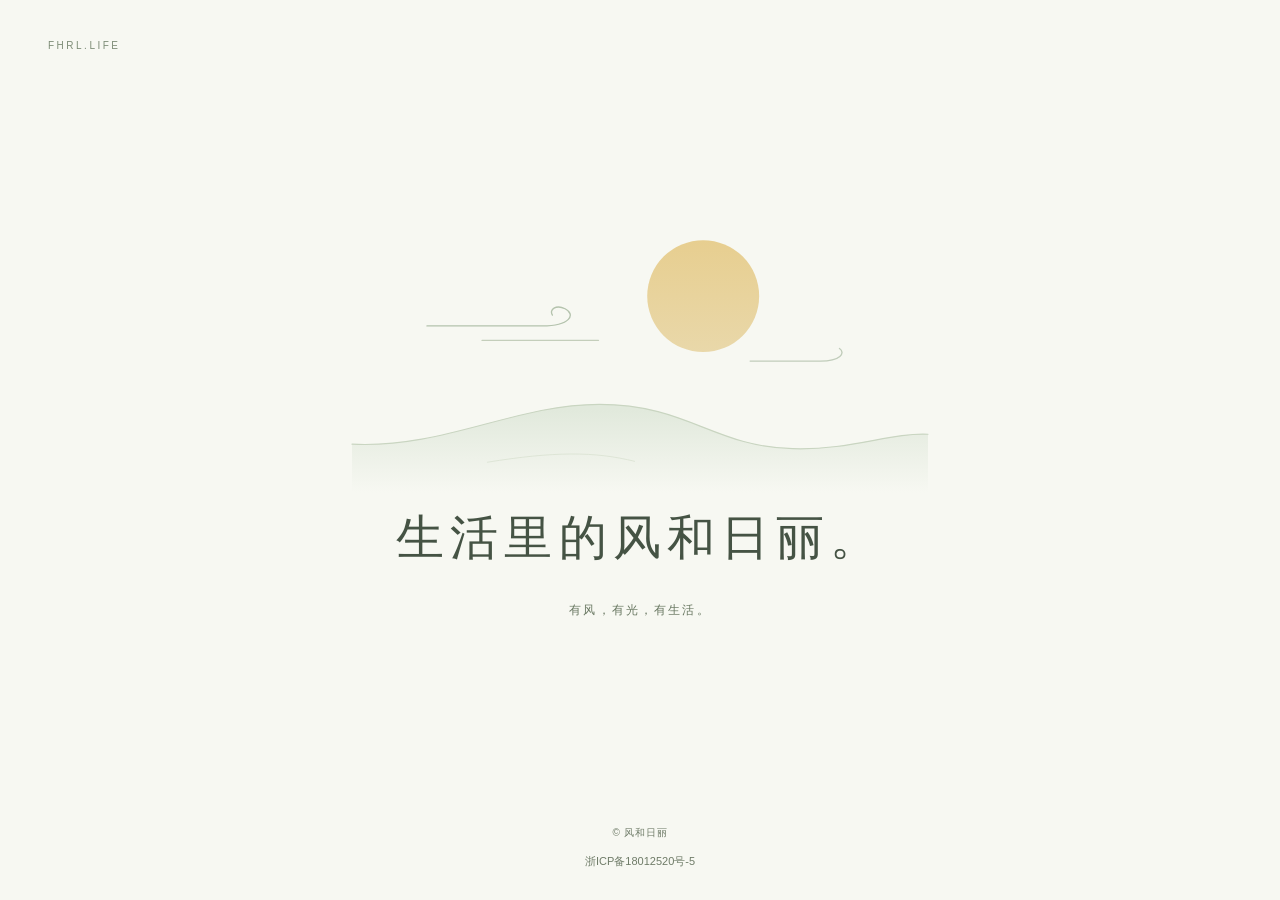
<file: index.html>
<!doctype html>
<html lang="zh-CN">
<head>
  <meta charset="utf-8">
  <meta name="viewport" content="width=device-width, initial-scale=1">
  <meta name="description" content="生活里的风和日丽。">
  <meta name="theme-color" content="#f7f8f2">
  <title>风和日丽的生活</title>
  <link rel="icon" type="image/svg+xml" href="/favicon.svg">
  <link rel="stylesheet" href="/home.css">
</head>
<body>
  <header class="masthead"><span>FHRL.LIFE</span></header>
  <main>
    <div class="landscape" aria-hidden="true">
      <svg viewBox="0 0 720 330" fill="none" xmlns="http://www.w3.org/2000/svg">
        <defs>
          <linearGradient id="sunlight" x1="430" y1="47" x2="430" y2="177" gradientUnits="userSpaceOnUse"><stop stop-color="#e7ce8f"/><stop offset="1" stop-color="#e9d8aa"/></linearGradient>
          <linearGradient id="hill" x1="360" y1="238" x2="360" y2="330" gradientUnits="userSpaceOnUse"><stop stop-color="#e1e9dc"/><stop offset="1" stop-color="#f7f8f2"/></linearGradient>
        </defs>
        <circle cx="430" cy="112" r="62" fill="url(#sunlight)"/>
        <path d="M124 145H252C283 145 289 132 277 126C267 121 259 127 263 133" stroke="#b4c3ad" stroke-width="1.5" stroke-linecap="round"/>
        <path d="M185 161H314" stroke="#c4cebb" stroke-width="1.5" stroke-linecap="round"/>
        <path d="M482 184H560C582 184 588 175 581 170" stroke="#c1cdbb" stroke-width="1.5" stroke-linecap="round"/>
        <path d="M41 276C144 281 220 232 315 232C413 232 442 279 529 281C593 283 638 263 679 265V330H41V276Z" fill="url(#hill)"/>
        <path d="M41 276C144 281 220 232 315 232C413 232 442 279 529 281C593 283 638 263 679 265" stroke="#c9d5c1" stroke-width="1.3" stroke-linecap="round"/>
        <path d="M191 296C265 284 310 284 354 295" stroke="#dce4d4" stroke-linecap="round"/>
      </svg>
    </div>
    <h1>生活里的<span>风和日丽。</span></h1>
    <p>有风，有光，有生活。</p>
  </main>
  <footer>
    <small>© 风和日丽</small>
    <a href="https://beian.miit.gov.cn/" target="_blank" rel="noopener noreferrer">浙ICP备18012520号-5</a>
    <!-- 公安联网备案获批后，在此加入该网站的官方展示代码与图标。 -->
  </footer>
</body>
</html>
</file>
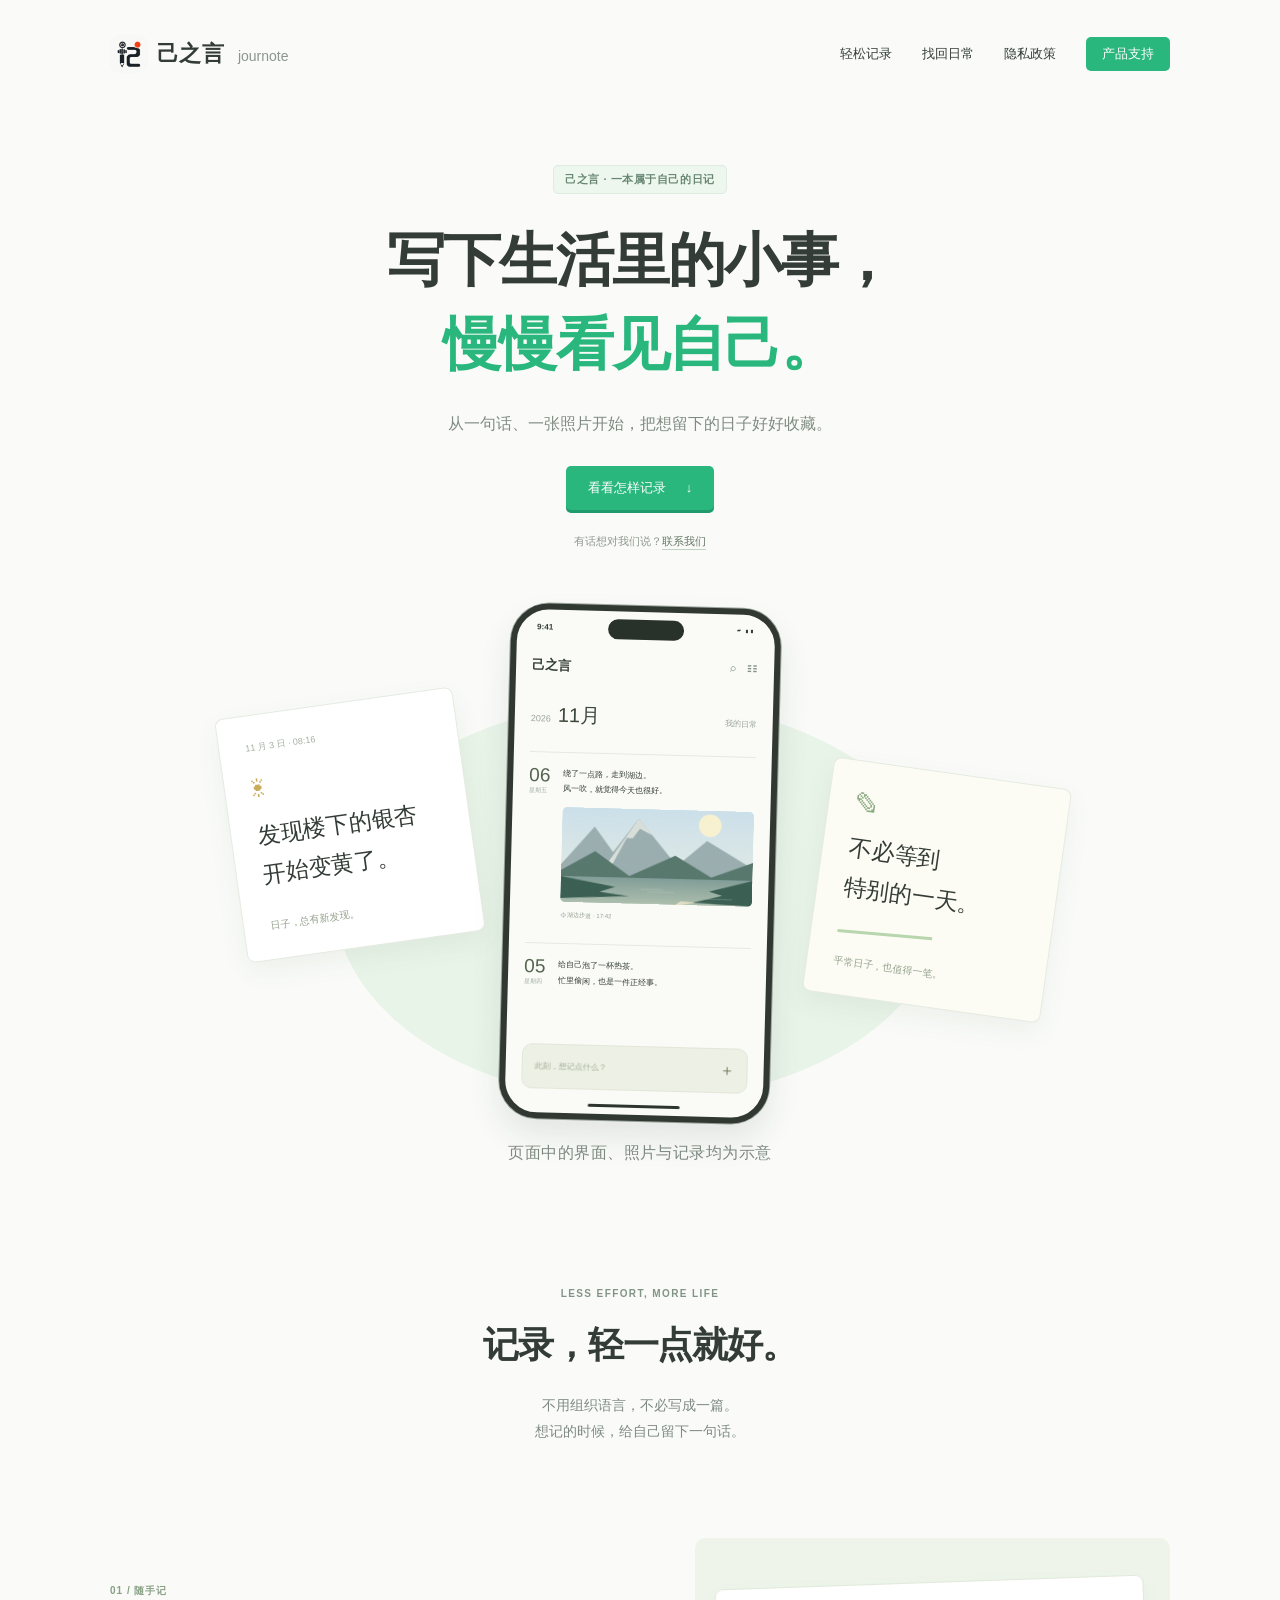
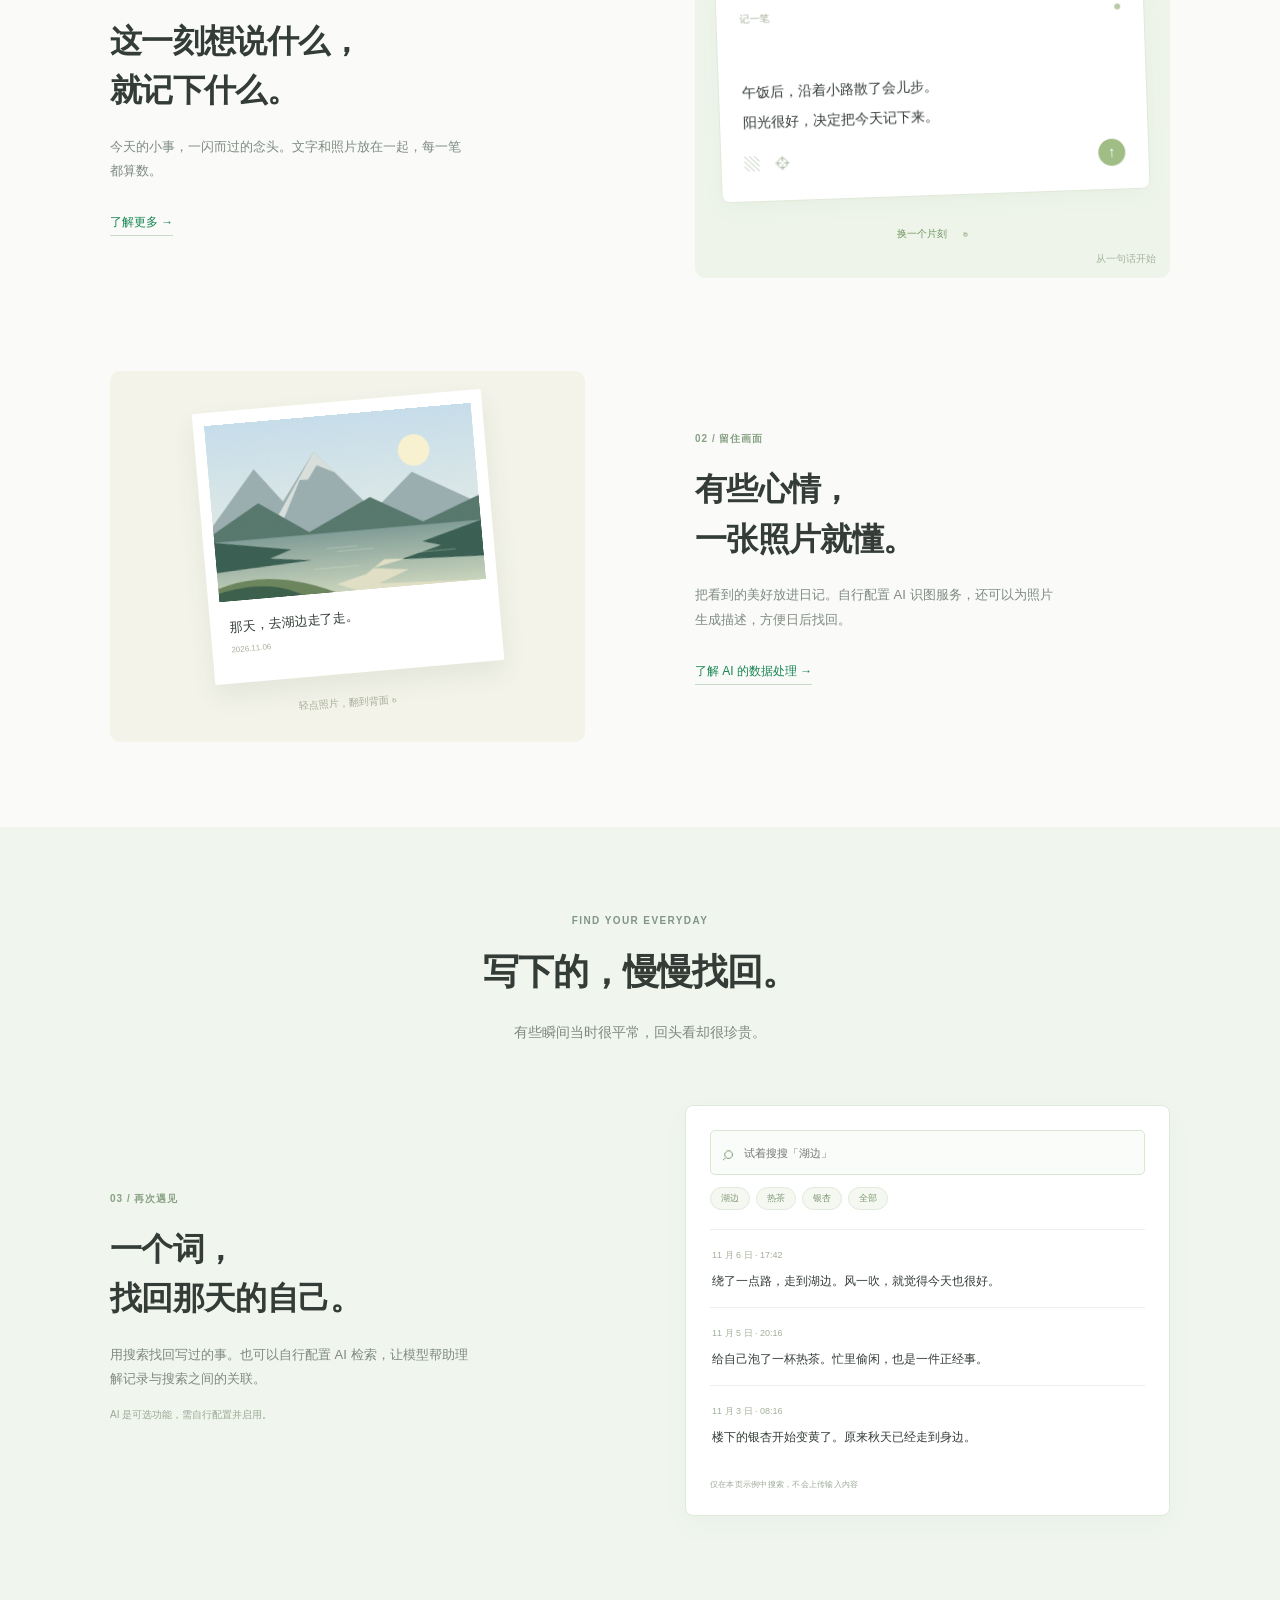
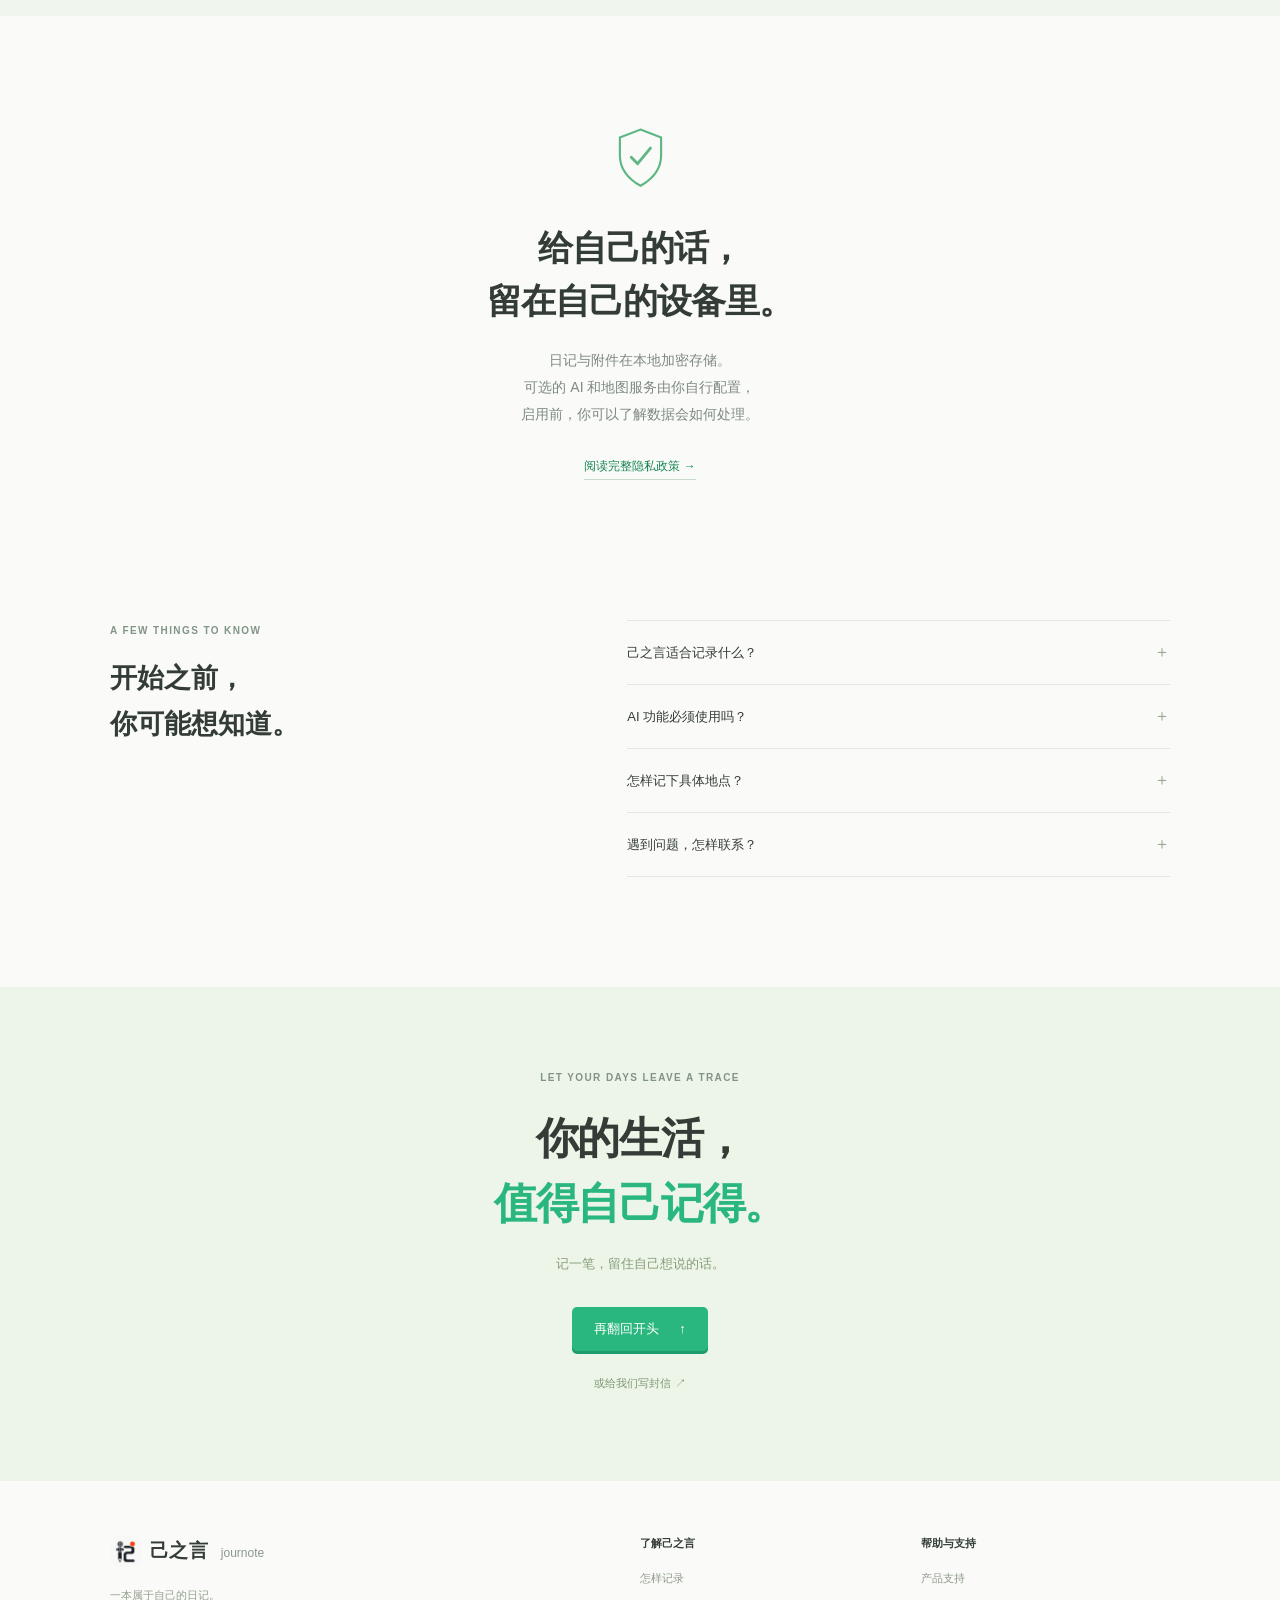
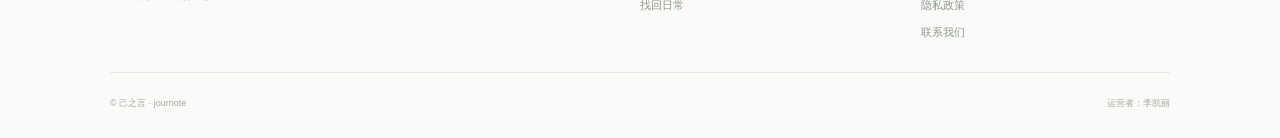
<file: journote/index.html>
<!doctype html>
<html lang="zh-CN">
  <head>
    <meta charset="utf-8" />
    <meta name="viewport" content="width=device-width,initial-scale=1" />
    <meta
      name="description"
      content="己之言日记，轻松记录文字、照片与地点，慢慢找回生活里的小事。"
    />
    <meta name="theme-color" content="#fafbf9" />
    <title>己之言 · 写下生活，慢慢看见自己</title>
    <link rel="icon" href="/assets/journote-icon.png" />
    <link rel="stylesheet" href="/journote/design.css" />
    <script src="/journote/site.js" defer></script>
  </head>
  <body id="top">
    <header class="site-header container">
      <a class="logo" href="/journote/"
        ><img src="/assets/journote-icon.png" alt="" /><span
          >己之言 <small>journote</small></span
        ></a
      ><button
        class="menu-toggle"
        aria-expanded="false"
        aria-controls="navigation"
      >
        菜单 ☰
      </button>
      <nav id="navigation" aria-label="主导航">
        <a href="#write">轻松记录</a><a href="#review">找回日常</a
        ><a href="/journote/privacy/">隐私政策</a
        ><a class="nav-button" href="/journote/support/">产品支持</a>
      </nav>
    </header>
    <main>
      <section class="hero container">
        <span class="eyebrow">己之言 · 一本属于自己的日记</span>
        <h1>写下生活里的小事，<br /><em>慢慢看见自己。</em></h1>
        <p>
          从一句话、一张照片开始，<br
            class="mobile-only"
          />把想留下的日子好好收藏。
        </p>
        <a class="button green" href="#write">看看怎样记录 <span>↓</span></a>
        <div class="hero-link">
          有话想对我们说？<a href="/journote/support/">联系我们</a>
        </div>
        <div class="hero-product" aria-label="日记界面示意">
          <article class="float-note left-note">
            <span class="note-date">11 月 3 日 · 08:16</span
            ><span class="note-emoji">☀</span>
            <p>发现楼下的银杏<br />开始变黄了。</p>
            <span class="note-foot">日子，总有新发现。</span>
          </article>
          <div class="phone">
            <div class="phone-island"></div>
            <div class="phone-status">9:41 <span>▰ ▮▮</span></div>
            <div class="phone-body">
              <div class="app-top">
                <strong>己之言</strong><span>⌕　☷</span>
              </div>
              <div class="app-date">
                2026 <strong>11月</strong><span>我的日常</span>
              </div>
              <article class="app-entry">
                <time>06 <small>星期五</small></time>
                <div>
                  <p>绕了一点路，走到湖边。<br />风一吹，就觉得今天也很好。</p>
                  <img
                    src="/journote/assets/landscape.svg"
                    alt="日记中的远山湖面插画"
                  /><span class="location">⌖ 湖边步道 · 17:42</span>
                </div>
              </article>
              <article class="app-entry">
                <time>05 <small>星期四</small></time>
                <div>
                  <p>给自己泡了一杯热茶。<br />忙里偷闲，也是一件正经事。</p>
                </div>
              </article>
              <div class="app-compose">此刻，想记点什么？<span>＋</span></div>
            </div>
            <div class="home-indicator"></div>
          </div>
          <article class="float-note right-note">
            <span class="note-emoji">✎</span>
            <p>不必等到<br />特别的一天。</p>
            <div class="green-line"></div>
            <span class="note-foot">平常日子，也值得一笔。</span>
          </article>
        </div>
        <p class="demo-caption">页面中的界面、照片与记录均为示意</p>
      </section>
      <section class="section container" id="write">
        <div class="section-intro">
          <span class="eyebrow">LESS EFFORT, MORE LIFE</span>
          <h2>记录，轻一点就好。</h2>
          <p>
            不用组织语言，不必写成一篇。<br />想记的时候，给自己留下一句话。
          </p>
        </div>
        <div class="feature-row">
          <div class="feature-copy">
            <span class="feature-number">01 / 随手记</span>
            <h3>这一刻想说什么，<br />就记下什么。</h3>
            <p>
              今天的小事，一闪而过的念头。文字和照片放在一起，每一笔都算数。
            </p>
            <a class="text-link" href="/journote/support/">了解更多 →</a>
          </div>
          <div class="composer-scene">
            <div class="composer">
              <div class="composer-top">
                <span>记一笔</span><span class="compose-dot"></span>
              </div>
              <p class="sample-text" aria-live="polite">
                午饭后，沿着小路散了会儿步。<br />阳光很好，决定把今天记下来。
              </p>
              <div class="composer-bottom">
                <span>▧　⌖</span
                ><span class="compose-send" aria-hidden="true">↑</span>
              </div>
            </div>
            <button class="change-sample">换一个片刻 <span>↻</span></button
            ><span class="scene-label">从一句话开始</span>
          </div>
        </div>
        <div class="feature-row reverse">
          <div class="feature-copy">
            <span class="feature-number">02 / 留住画面</span>
            <h3>有些心情，<br />一张照片就懂。</h3>
            <p>
              把看到的美好放进日记。自行配置 AI
              识图服务，还可以为照片生成描述，方便日后找回。
            </p>
            <a class="text-link" href="/journote/privacy/#third-party"
              >了解 AI 的数据处理 →</a
            >
          </div>
          <div class="photo-scene">
            <button
              class="postcard"
              aria-label="翻到照片背面"
              aria-pressed="false"
            >
              <span class="postcard-front"
                ><img
                  src="/journote/assets/landscape.svg"
                  alt="湖边风景插画"
                /><span
                  >那天，去湖边走了走。<small>2026.11.06</small></span
                ></span
              ><span class="postcard-back"
                ><span class="mini-label">照片背面 / AI 识图示意</span
                ><span class="back-spark">✳</span
                ><strong>远山、湖面，<br />还有傍晚的光。</strong
                ><span>平静的湖水倒映着山色，水边的小路通向远方。</span></span
              >
            </button>
            <p>轻点照片，翻到背面 ↻</p>
          </div>
        </div>
      </section>
      <section class="review-section" id="review">
        <div class="container">
          <div class="section-intro">
            <span class="eyebrow">FIND YOUR EVERYDAY</span>
            <h2>写下的，慢慢找回。</h2>
            <p>有些瞬间当时很平常，回头看却很珍贵。</p>
          </div>
          <div class="feature-row">
            <div class="feature-copy">
              <span class="feature-number">03 / 再次遇见</span>
              <h3>一个词，<br />找回那天的自己。</h3>
              <p>
                用搜索找回写过的事。也可以自行配置 AI
                检索，让模型帮助理解记录与搜索之间的关联。
              </p>
              <p class="service-note">AI 是可选功能，需自行配置并启用。</p>
            </div>
            <div class="search-demo">
              <label class="search-field"
                ><span aria-hidden="true">⌕</span
                ><span class="sr-only">搜索示例记录</span
                ><input type="search" placeholder="试着搜搜「湖边」"
              /></label>
              <div class="search-suggestions">
                <button data-query="湖边">湖边</button
                ><button data-query="热茶">热茶</button
                ><button data-query="银杏">银杏</button
                ><button data-query="">全部</button>
              </div>
              <div class="search-results" aria-live="polite"></div>
              <span class="demo-caption"
                >仅在本页示例中搜索，不会上传输入内容</span
              >
            </div>
          </div>
        </div>
      </section>
      <section class="section container privacy-section">
        <div class="privacy-mark" aria-hidden="true">
          <svg viewBox="0 0 80 90" fill="none">
            <path
              d="M40 5 69 16v25c0 20-13 34-29 43C24 75 11 61 11 41V16Z"
              stroke="currentColor"
              stroke-width="3"
            />
            <path
              d="m27 44 9 9 18-22"
              stroke="currentColor"
              stroke-width="4"
              stroke-linecap="round"
              stroke-linejoin="round"
            />
          </svg>
        </div>
        <h2>给自己的话，<br />留在自己的设备里。</h2>
        <p>
          日记与附件在本地加密存储。<br />可选的 AI 和地图服务由你自行配置，<br />启用前，你可以了解数据会如何处理。
        </p>
        <a class="text-link" href="/journote/privacy/">阅读完整隐私政策 →</a>
      </section>
      <section class="faq container">
        <div>
          <span class="eyebrow">A FEW THINGS TO KNOW</span>
          <h2>开始之前，<br />你可能想知道。</h2>
        </div>
        <div class="faq-list">
          <details>
            <summary>己之言适合记录什么？<span>＋</span></summary>
            <p>
              一句感受、一张照片、当天发生的小事，或想留给自己的话。你可以把文字和照片一起保存在记录中。
            </p>
          </details>
          <details>
            <summary>AI 功能必须使用吗？<span>＋</span></summary>
            <p>
              AI
              识图与检索属于可选功能，需要你自行填写模型服务配置并启用。普通文字与照片记录可以独立使用。相关数据处理方式见<a
                href="/journote/privacy/"
                >隐私政策</a
              >。
            </p>
          </details>
          <details>
            <summary>怎样记下具体地点？<span>＋</span></summary>
            <p>
              获得系统位置授权后，记录可以保存坐标；在应用中自行配置并启用高德地图服务后，可补充地点名称。
            </p>
          </details>
          <details>
            <summary>遇到问题，怎样联系？<span>＋</span></summary>
            <p>
              请发送邮件至
              <a href="mailto:journote@163.com">journote@163.com</a>，或查看<a
                href="/journote/support/"
                >产品支持页面</a
              >。
            </p>
          </details>
        </div>
      </section>
      <section class="ending">
        <div class="container">
          <span class="eyebrow">LET YOUR DAYS LEAVE A TRACE</span>
          <h2>你的生活，<br /><em>值得自己记得。</em></h2>
          <p>记一笔，留住自己想说的话。</p>
          <a class="button green" href="#top">再翻回开头 <span>↑</span></a
          ><a class="ending-contact" href="mailto:journote@163.com"
            >或给我们写封信 ↗</a
          >
        </div>
      </section>
    </main>
    <footer class="site-footer container">
      <div class="footer-brand">
        <a class="logo" href="/journote/"
          ><img src="/assets/journote-icon.png" alt="" /><span
            >己之言 <small>journote</small></span
          ></a
        >
        <p>一本属于自己的日记。</p>
      </div>
      <div>
        <strong>了解己之言</strong><a href="#write">怎样记录</a
        ><a href="#review">找回日常</a>
      </div>
      <div>
        <strong>帮助与支持</strong><a href="/journote/support/">产品支持</a
        ><a href="/journote/privacy/">隐私政策</a
        ><a href="mailto:journote@163.com">联系我们</a>
      </div>
      <div class="footer-bottom">
        <span>© 己之言 · journote</span><span>运营者：李凯丽</span>
      </div>
    </footer>
  </body>
</html>
</file>
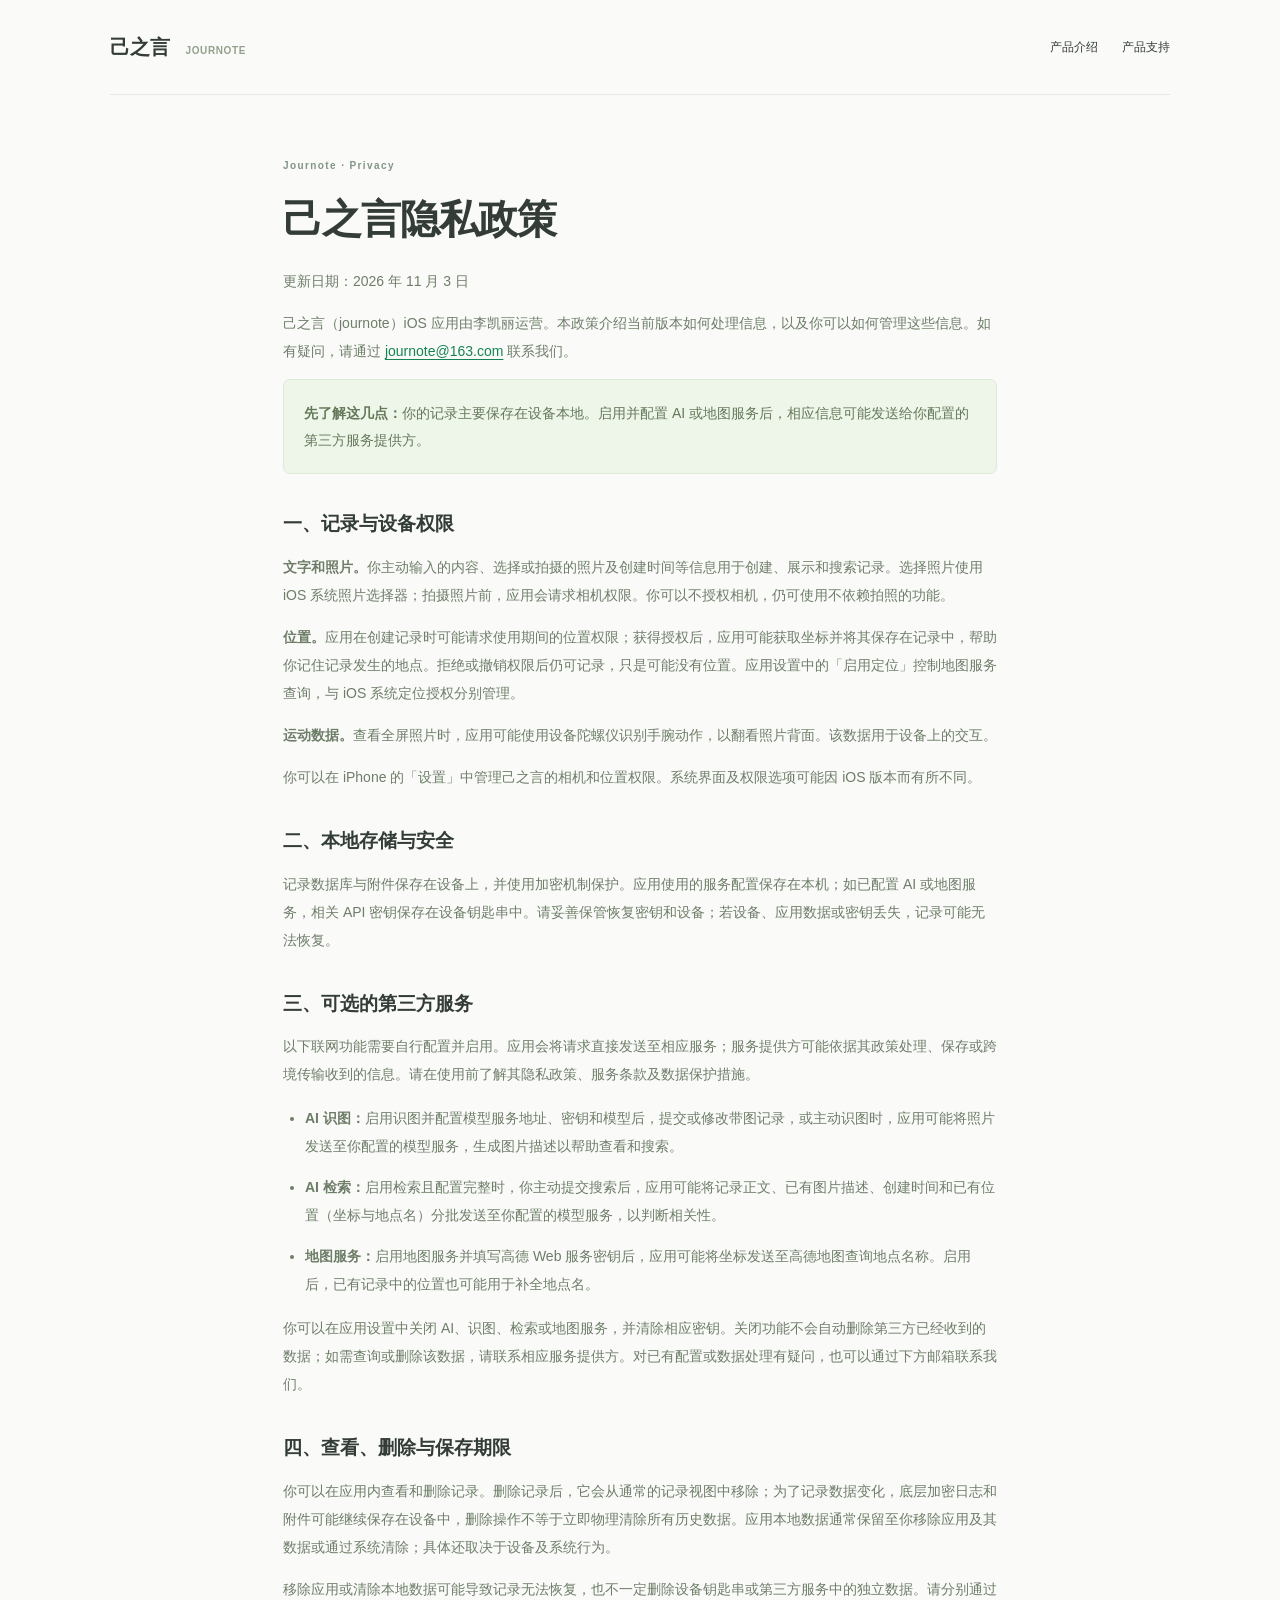
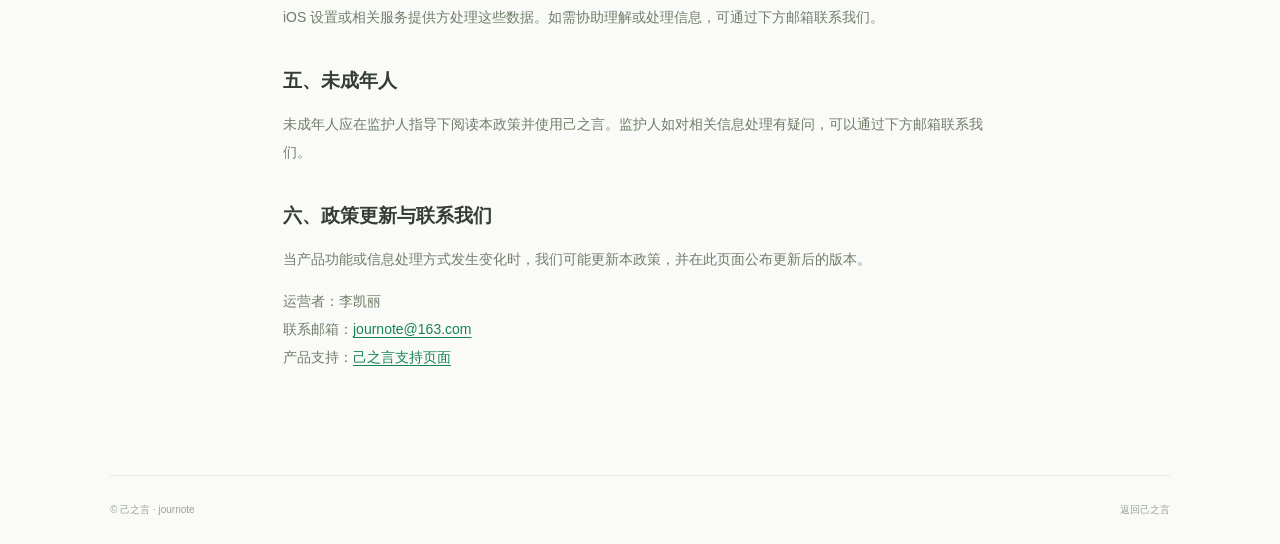
<file: journote/privacy/index.html>
<!doctype html>
<html lang="zh-CN">
  <head>
    <meta charset="utf-8" />
    <meta name="viewport" content="width=device-width,initial-scale=1" />
    <meta name="description" content="了解己之言如何处理和保护你的个人信息。" />
    <title>隐私政策 · 己之言</title>
    <link rel="stylesheet" href="/journote/design.css" />
  </head>
  <body>
    <div class="wrap">
      <header class="nav">
        <a class="brand" href="/journote/">己之言 <span>JOURNOTE</span></a>
        <nav class="navlinks" aria-label="主导航">
          <a href="/journote/">产品介绍</a
          ><a href="/journote/support/">产品支持</a>
        </nav>
      </header>
    </div>
    <main class="document">
      <div class="eyebrow">Journote · Privacy</div>
      <h1>己之言隐私政策</h1>
      <p>更新日期：2026 年 11 月 3 日</p>
      <p>
        己之言（journote）iOS
        应用由李凯丽运营。本政策介绍当前版本如何处理信息，以及你可以如何管理这些信息。如有疑问，请通过
        <a href="mailto:journote@163.com">journote@163.com</a> 联系我们。
      </p>
      <div class="note">
        <strong>先了解这几点：</strong>你的记录主要保存在设备本地。启用并配置 AI
        或地图服务后，相应信息可能发送给你配置的第三方服务提供方。
      </div>
      <h2>一、记录与设备权限</h2>
      <p>
        <strong>文字和照片。</strong
        >你主动输入的内容、选择或拍摄的照片及创建时间等信息用于创建、展示和搜索记录。选择照片使用
        iOS
        系统照片选择器；拍摄照片前，应用会请求相机权限。你可以不授权相机，仍可使用不依赖拍照的功能。
      </p>
      <p>
        <strong>位置。</strong
        >应用在创建记录时可能请求使用期间的位置权限；获得授权后，应用可能获取坐标并将其保存在记录中，帮助你记住记录发生的地点。拒绝或撤销权限后仍可记录，只是可能没有位置。应用设置中的「启用定位」控制地图服务查询，与
        iOS 系统定位授权分别管理。
      </p>
      <p>
        <strong>运动数据。</strong
        >查看全屏照片时，应用可能使用设备陀螺仪识别手腕动作，以翻看照片背面。该数据用于设备上的交互。
      </p>
      <p>
        你可以在 iPhone
        的「设置」中管理己之言的相机和位置权限。系统界面及权限选项可能因 iOS
        版本而有所不同。
      </p>
      <h2>二、本地存储与安全</h2>
      <p>
        记录数据库与附件保存在设备上，并使用加密机制保护。应用使用的服务配置保存在本机；如已配置
        AI 或地图服务，相关 API
        密钥保存在设备钥匙串中。请妥善保管恢复密钥和设备；若设备、应用数据或密钥丢失，记录可能无法恢复。
      </p>
      <h2 id="third-party">三、可选的第三方服务</h2>
      <p>
        以下联网功能需要自行配置并启用。应用会将请求直接发送至相应服务；服务提供方可能依据其政策处理、保存或跨境传输收到的信息。请在使用前了解其隐私政策、服务条款及数据保护措施。
      </p>
      <ul>
        <li>
          <strong>AI 识图：</strong
          >启用识图并配置模型服务地址、密钥和模型后，提交或修改带图记录，或主动识图时，应用可能将照片发送至你配置的模型服务，生成图片描述以帮助查看和搜索。
        </li>
        <li>
          <strong>AI 检索：</strong
          >启用检索且配置完整时，你主动提交搜索后，应用可能将记录正文、已有图片描述、创建时间和已有位置（坐标与地点名）分批发送至你配置的模型服务，以判断相关性。
        </li>
        <li>
          <strong>地图服务：</strong>启用地图服务并填写高德 Web
          服务密钥后，应用可能将坐标发送至高德地图查询地点名称。启用后，已有记录中的位置也可能用于补全地点名。
        </li>
      </ul>
      <p>
        你可以在应用设置中关闭
        AI、识图、检索或地图服务，并清除相应密钥。关闭功能不会自动删除第三方已经收到的数据；如需查询或删除该数据，请联系相应服务提供方。对已有配置或数据处理有疑问，也可以通过下方邮箱联系我们。
      </p>
      <h2>四、查看、删除与保存期限</h2>
      <p>
        你可以在应用内查看和删除记录。删除记录后，它会从通常的记录视图中移除；为了记录数据变化，底层加密日志和附件可能继续保存在设备中，删除操作不等于立即物理清除所有历史数据。应用本地数据通常保留至你移除应用及其数据或通过系统清除；具体还取决于设备及系统行为。
      </p>
      <p>
        移除应用或清除本地数据可能导致记录无法恢复，也不一定删除设备钥匙串或第三方服务中的独立数据。请分别通过
        iOS
        设置或相关服务提供方处理这些数据。如需协助理解或处理信息，可通过下方邮箱联系我们。
      </p>
      <h2>五、未成年人</h2>
      <p>
        未成年人应在监护人指导下阅读本政策并使用己之言。监护人如对相关信息处理有疑问，可以通过下方邮箱联系我们。
      </p>
      <h2>六、政策更新与联系我们</h2>
      <p>
        当产品功能或信息处理方式发生变化时，我们可能更新本政策，并在此页面公布更新后的版本。
      </p>
      <p>
        运营者：李凯丽<br />联系邮箱：<a href="mailto:journote@163.com"
          >journote@163.com</a
        ><br />产品支持：<a href="/journote/support/">己之言支持页面</a>
      </p>
    </main>
    <div class="wrap">
      <footer class="footer">
        <div class="footer-inner">
          <span>© 己之言 · journote</span><a href="/journote/">返回己之言</a>
        </div>
      </footer>
    </div>
  </body>
</html>
</file>
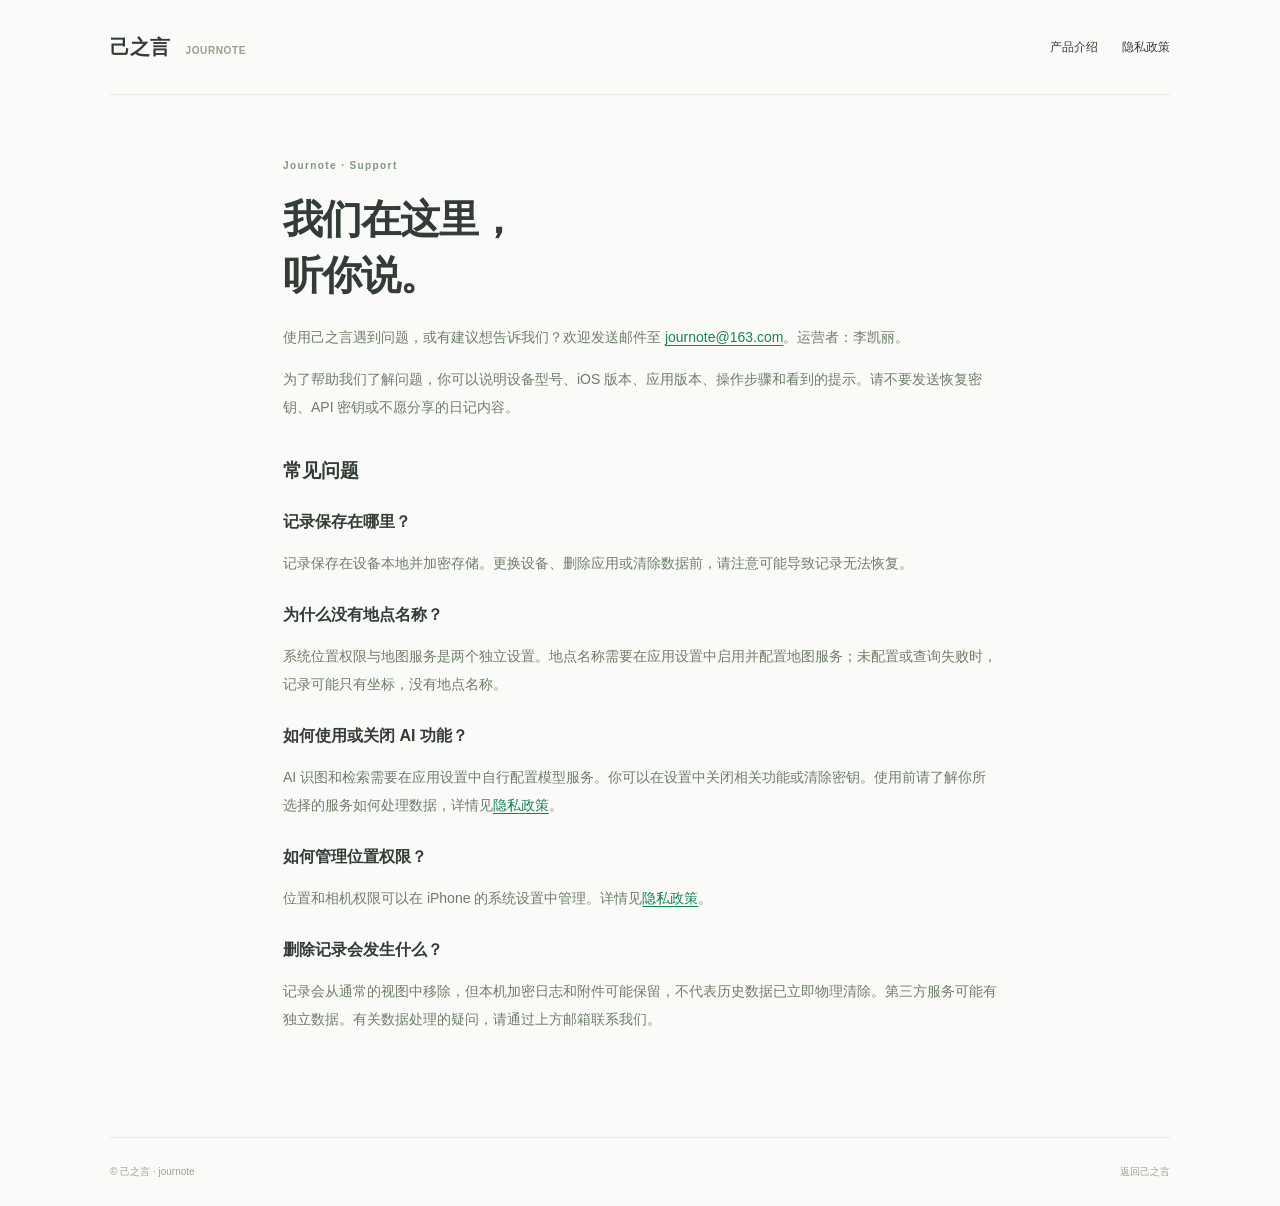
<file: journote/support/index.html>
<!doctype html>
<html lang="zh-CN">
  <head>
    <meta charset="utf-8" />
    <meta name="viewport" content="width=device-width,initial-scale=1" />
    <meta
      name="description"
      content="联系己之言产品支持，获取关于记录、权限和数据的帮助。"
    />
    <title>支持 · 己之言</title>
    <link rel="stylesheet" href="/journote/design.css" />
  </head>
  <body>
    <div class="wrap">
      <header class="nav">
        <a class="brand" href="/journote/">己之言 <span>JOURNOTE</span></a>
        <nav class="navlinks" aria-label="主导航">
          <a href="/journote/">产品介绍</a
          ><a href="/journote/privacy/">隐私政策</a>
        </nav>
      </header>
    </div>
    <main class="document">
      <div class="eyebrow">Journote · Support</div>
      <h1>我们在这里，<br />听你说。</h1>
      <p>
        使用己之言遇到问题，或有建议想告诉我们？欢迎发送邮件至
        <a href="mailto:journote@163.com">journote@163.com</a>。运营者：李凯丽。
      </p>
      <p>
        为了帮助我们了解问题，你可以说明设备型号、iOS
        版本、应用版本、操作步骤和看到的提示。请不要发送恢复密钥、API
        密钥或不愿分享的日记内容。
      </p>
      <h2>常见问题</h2>
      <h3>记录保存在哪里？</h3>
      <p>
        记录保存在设备本地并加密存储。更换设备、删除应用或清除数据前，请注意可能导致记录无法恢复。
      </p>
      <h3>为什么没有地点名称？</h3>
      <p>
        系统位置权限与地图服务是两个独立设置。地点名称需要在应用设置中启用并配置地图服务；未配置或查询失败时，记录可能只有坐标，没有地点名称。
      </p>
      <h3>如何使用或关闭 AI 功能？</h3>
      <p>
        AI
        识图和检索需要在应用设置中自行配置模型服务。你可以在设置中关闭相关功能或清除密钥。使用前请了解你所选择的服务如何处理数据，详情见<a
          href="/journote/privacy/"
          >隐私政策</a
        >。
      </p>
      <h3>如何管理位置权限？</h3>
      <p>
        位置和相机权限可以在 iPhone 的系统设置中管理。详情见<a
          href="/journote/privacy/"
          >隐私政策</a
        >。
      </p>
      <h3>删除记录会发生什么？</h3>
      <p>
        记录会从通常的视图中移除，但本机加密日志和附件可能保留，不代表历史数据已立即物理清除。第三方服务可能有独立数据。有关数据处理的疑问，请通过上方邮箱联系我们。
      </p>
    </main>
    <div class="wrap">
      <footer class="footer">
        <div class="footer-inner">
          <span>© 己之言 · journote</span><a href="/journote/">返回己之言</a>
        </div>
      </footer>
    </div>
  </body>
</html>
</file>
<file: home.css>
:root {
  color-scheme: light;
  --paper: #f7f8f2;
  --ink: #455344;
  --quiet: #697862;
}
* { box-sizing: border-box; }
html { min-height: 100%; background: var(--paper); }
body {
  min-height: 100vh;
  min-height: 100svh;
  margin: 0;
  display: grid;
  grid-template-rows: auto 1fr auto;
  background: var(--paper);
  color: var(--ink);
  font-family: -apple-system, BlinkMacSystemFont, "PingFang SC", "Microsoft YaHei", sans-serif;
  -webkit-font-smoothing: antialiased;
}
.masthead { padding: 35px 48px; color: #7d8c76; }
.masthead span { font-size: 10px; letter-spacing: .25em; }
main {
  width: min(100%, 800px);
  margin: auto;
  padding: 0 25px 70px;
  text-align: center;
}
.landscape { width: min(100%, 650px); margin: 0 auto 7px; }
.landscape svg { display: block; width: 100%; height: auto; }
h1 {
  margin: 0;
  font-family: "Songti SC", "Noto Serif CJK SC", "STSong", serif;
  font-size: clamp(32px, 4.3vw, 48px);
  font-weight: 400;
  line-height: 1.6;
  letter-spacing: .13em;
  text-wrap: balance;
}
h1 span { white-space: nowrap; }
main p { margin: 22px 0 0; color: var(--quiet); font-size: 12px; line-height: 1.9; letter-spacing: .18em; }
footer {
  display: flex;
  flex-direction: column;
  align-items: center;
  gap: 10px;
  padding: 26px 22px 28px;
  color: #6e7b67;
  text-align: center;
  font-size: 11px;
  line-height: 1.8;
}
footer small { font-size: 10px; letter-spacing: .08em; }
footer a { display: inline-flex; align-items: center; gap: 5px; color: inherit; text-decoration: none; }
footer a:hover { text-decoration: underline; text-underline-offset: 3px; }
footer a:focus-visible { outline: 2px solid #788e6d; outline-offset: 5px; }
footer img { width: 18px; height: 18px; }
@media (max-width: 600px) {
  .masthead { padding: 28px 26px; }
  main { padding: 0 20px 50px; }
  .landscape { width: 100%; margin-bottom: 19px; }
  h1 { font-size: 32px; line-height: 1.7; letter-spacing: .09em; }
  h1 span { display: block; }
  main p { font-size: 11px; letter-spacing: .1em; margin-top: 20px; }
  footer { padding-bottom: 22px; }
}
@media (max-height: 650px) and (min-width: 601px) {
  .masthead { padding-block: 22px; }
  main { padding-bottom: 20px; }
  .landscape { max-width: 440px; }
}
</file>
<file: journote/design.css>
:root {
  color-scheme: light;
  --ink: #333c36;
  --muted: #7e8981;
  --green: #29b77d;
  --dark-green: #168452;
  --light-green: #eef7ef;
  --paper: #fafbf9;
  --line: #e6eae4;
}
* {
  box-sizing: border-box;
}
html {
  scroll-behavior: smooth;
  scroll-padding-top: 95px;
}
body {
  margin: 0;
  background: var(--paper);
  color: var(--ink);
  font-family:
    -apple-system, BlinkMacSystemFont, "PingFang SC", "Microsoft YaHei",
    sans-serif;
  -webkit-font-smoothing: antialiased;
}
a {
  color: inherit;
  text-decoration: none;
}
button,
input {
  font: inherit;
  color: inherit;
}
button {
  cursor: pointer;
}
button,
a,
input {
  touch-action: manipulation;
}
a:focus-visible,
button:focus-visible,
input:focus-visible,
summary:focus-visible {
  outline: 2px solid var(--dark-green);
  outline-offset: 5px;
}
p {
  line-height: 1.9;
}
img {
  max-width: 100%;
}
em {
  font-style: normal;
  color: var(--green);
}
.container {
  width: min(1060px, calc(100% - 64px));
  margin: auto;
}
.site-header {
  height: 108px;
  display: flex;
  align-items: center;
  justify-content: space-between;
}
.logo {
  display: flex;
  gap: 9px;
  align-items: center;
  font-size: 22px;
  font-weight: 650;
  letter-spacing: 0.02em;
}
.logo img {
  width: 38px;
  height: 38px;
  mix-blend-mode: multiply;
  border-radius: 9px;
}
.logo small {
  font-size: 14px;
  font-weight: 450;
  color: #8a968c;
  margin-left: 7px;
  letter-spacing: 0;
}
.site-header nav {
  display: flex;
  align-items: center;
  gap: 30px;
  font-size: 13px;
}
.nav-button {
  color: white;
  background: var(--green);
  padding: 8px 16px;
  border-radius: 5px;
}
.menu-toggle {
  display: none;
}
.hero {
  text-align: center;
  padding-top: 57px;
}
.eyebrow {
  font-size: 10px;
  letter-spacing: 0.14em;
  color: #819486;
  font-weight: 600;
}
.hero > .eyebrow {
  display: inline-block;
  background: #eef7ee;
  border: 1px solid #deebdf;
  border-radius: 5px;
  padding: 6px 11px;
  font-size: 11px;
  letter-spacing: 0.05em;
  color: #688773;
}
h1 {
  font-size: clamp(38px, 4.5vw, 58px);
  line-height: 1.45;
  letter-spacing: -0.03em;
  margin: 25px 0 24px;
  font-weight: 650;
}
.hero > p {
  font-size: 16px;
  color: #7f8b81;
  line-height: 1.8;
  margin: 0 0 27px;
}
.mobile-only {
  display: none;
}
.button {
  display: inline-flex;
  align-items: center;
  gap: 20px;
  justify-content: center;
  border-radius: 5px;
  padding: 13px 22px;
  font-size: 13px;
  font-weight: 550;
  transition:
    transform 0.18s,
    background 0.18s;
}
.green {
  background: var(--green);
  color: white;
  box-shadow: 0 3px 0 #1f9b6d;
}
.green:hover {
  background: #229e6b;
  transform: translateY(-2px);
}
.hero-link {
  font-size: 11px;
  color: #8c968c;
  margin-top: 24px;
}
.hero-link a {
  color: #627563;
  border-bottom: 1px solid #c3d1c3;
  padding-bottom: 2px;
}
.hero-product {
  position: relative;
  display: flex;
  align-items: center;
  justify-content: center;
  padding-top: 57px;
  max-width: 900px;
  margin: auto;
  min-height: 570px;
  isolation: isolate;
}
.hero-product:before {
  content: "";
  position: absolute;
  width: 610px;
  height: 400px;
  background: #e9f4e9;
  border-radius: 50%;
  bottom: 20px;
  z-index: -1;
}
.phone {
  width: 270px;
  height: 515px;
  background: #fafbf7;
  position: relative;
  border: 6px solid #303831;
  border-radius: 38px;
  box-shadow:
    0 17px 32px #2035281a,
    0 0 0 1px #a2aaa2;
  overflow: hidden;
  text-align: left;
  transform: rotate(1.5deg);
}
.phone-island {
  position: absolute;
  top: 8px;
  width: 76px;
  height: 20px;
  background: #29312b;
  border-radius: 20px;
  left: 50%;
  transform: translateX(-50%);
  z-index: 2;
}
.phone-status {
  display: flex;
  justify-content: space-between;
  padding: 13px 20px 0;
  font-size: 8px;
  font-weight: 600;
}
.phone-status span {
  font-size: 7px;
  letter-spacing: 1px;
}
.phone-body {
  padding: 25px 16px;
}
.app-top {
  display: flex;
  justify-content: space-between;
  font-size: 13px;
}
.app-top > span {
  font-size: 11px;
  color: #839284;
}
.app-date {
  display: flex;
  align-items: baseline;
  gap: 7px;
  font-size: 9px;
  color: #9ba59a;
  margin-top: 27px;
}
.app-date strong {
  font-size: 20px;
  font-weight: 500;
  color: #3d483c;
}
.app-date > span {
  margin-left: auto;
  font-size: 8px;
}
.app-entry {
  display: flex;
  gap: 13px;
  margin-top: 23px;
  border-top: 1px solid #e5e9e1;
  padding-top: 12px;
}
.app-entry time {
  font-size: 19px;
  color: #54644f;
}
.app-entry time small {
  display: block;
  font-size: 6px;
  white-space: nowrap;
  color: #a2afa0;
}
.app-entry > div {
  flex: 1;
}
.app-entry p {
  font-size: 8px;
  line-height: 1.9;
  margin: 1px 0 11px;
}
.app-entry img {
  display: block;
  height: 95px;
  object-fit: cover;
  width: 100%;
  border-radius: 5px;
}
.location {
  display: block;
  font-size: 6px;
  color: #93a18c;
  margin-top: 9px;
}
.app-compose {
  position: absolute;
  bottom: 24px;
  left: 16px;
  right: 16px;
  background: #ecf0e5;
  color: #a2ad97;
  border: 1px solid #e2e6d8;
  border-radius: 10px;
  font-size: 8px;
  padding: 12px;
  display: flex;
  align-items: center;
  justify-content: space-between;
}
.app-compose span {
  color: #6b7a59;
  font-size: 15px;
}
.home-indicator {
  position: absolute;
  bottom: 7px;
  left: 32%;
  width: 36%;
  height: 3px;
  border-radius: 3px;
  background: #2d342e;
}
.float-note {
  position: absolute;
  width: 240px;
  background: white;
  box-shadow: 0 10px 26px #3b573411;
  border: 1px solid #e5ebe1;
  border-radius: 8px;
  text-align: left;
  padding: 26px;
  z-index: -1;
}
.left-note {
  left: 40px;
  top: 153px;
  transform: rotate(-8deg);
}
.right-note {
  right: 33px;
  top: 223px;
  transform: rotate(8deg);
  background: #fcfcf4;
}
.note-date {
  font-size: 9px;
  color: #a5afa0;
  display: block;
}
.note-emoji {
  font-size: 25px;
  display: block;
  margin-top: 20px;
  color: #c9ac5a;
}
.float-note p {
  font-family: Georgia, "Songti SC", serif;
  font-size: 23px;
  line-height: 1.7;
  margin: 13px 0 21px;
}
.note-foot {
  font-size: 10px;
  color: #94a28d;
}
.right-note .note-emoji {
  color: #8aaa80;
  margin-top: 0;
}
.green-line {
  height: 3px;
  width: 95px;
  background: #b8d6ae;
  margin-bottom: 20px;
  transform: rotate(-3deg);
}
.demo-caption {
  font-size: 9px;
  color: #9da999;
  letter-spacing: 0.03em;
  line-height: 1.7;
}
.hero > .demo-caption {
  margin: 18px 0 0;
}
.section {
  padding-top: 115px;
  padding-bottom: 85px;
}
.section-intro {
  text-align: center;
}
.section-intro h2,
.privacy-section h2 {
  font-size: 36px;
  line-height: 1.5;
  letter-spacing: -0.03em;
  margin: 17px 0 20px;
  font-weight: 600;
}
.section-intro p {
  font-size: 14px;
  color: var(--muted);
  margin: 0;
}
.feature-row {
  display: grid;
  grid-template-columns: 1fr 1fr;
  align-items: center;
  gap: 110px;
  margin-top: 93px;
  min-height: 340px;
}
.feature-copy {
  max-width: 360px;
}
.feature-number {
  font-size: 10px;
  font-weight: 600;
  color: #88a084;
  letter-spacing: 0.1em;
}
.feature-copy h3 {
  font-size: 32px;
  font-weight: 600;
  line-height: 1.55;
  letter-spacing: -0.02em;
  margin: 19px 0;
}
.feature-copy p {
  font-size: 13px;
  color: var(--muted);
}
.text-link {
  font-size: 12px;
  display: inline-block;
  color: var(--dark-green);
  border-bottom: 1px solid #c6daca;
  padding-bottom: 4px;
  margin-top: 17px;
}
.text-link:hover {
  color: #1b593b;
}
.composer-scene {
  background: #eef4ea;
  min-height: 340px;
  border-radius: 10px;
  padding: 44px 23px 22px;
  position: relative;
  text-align: center;
}
.composer {
  background: #fff;
  border: 1px solid #e1e9da;
  border-radius: 8px;
  padding: 23px;
  text-align: left;
  box-shadow: 0 7px 20px #64825c0b;
  transform: rotate(-2deg);
}
.composer-top {
  font-size: 10px;
  display: flex;
  align-items: center;
  justify-content: space-between;
  color: #a1ae96;
}
.compose-dot {
  width: 6px;
  height: 6px;
  border-radius: 50%;
  background: #b8cba9;
}
.sample-text {
  font-size: 14px;
  line-height: 2.1;
  min-height: 80px;
  margin-top: 23px;
  white-space: pre-line;
}
.composer-bottom {
  display: flex;
  align-items: center;
  justify-content: space-between;
  color: #a1b497;
  font-size: 15px;
}
.compose-send {
  width: 27px;
  height: 27px;
  border-radius: 50%;
  color: white;
  background: #a0bd86;
  text-align: center;
  line-height: 26px;
}
.change-sample {
  border: 0;
  background: transparent;
  color: #71945d;
  font-size: 10px;
  margin-top: 23px;
  padding: 8px;
}
.change-sample span {
  margin-left: 14px;
}
.scene-label {
  font-size: 10px;
  color: #a4b49b;
  position: absolute;
  bottom: 12px;
  right: 14px;
}
.reverse .feature-copy {
  grid-column: 2;
  grid-row: 1;
}
.photo-scene {
  grid-column: 1;
  grid-row: 1;
  min-height: 350px;
  display: grid;
  align-content: center;
  justify-items: center;
  background: #f3f3e9;
  border-radius: 10px;
  padding: 30px;
}
.postcard {
  width: 290px;
  height: 272px;
  padding: 0;
  border: 0;
  background: #fff;
  box-shadow: 0 12px 25px #52644316;
  transform: rotate(-5deg);
  transition: transform 0.3s;
  border-radius: 2px;
  position: relative;
  text-align: left;
}
.postcard:hover {
  transform: rotate(-2deg);
}
.postcard-front {
  display: block;
  padding: 11px;
}
.postcard-front > img {
  width: 100%;
  height: 177px;
  object-fit: cover;
  display: block;
}
.postcard-front > span {
  display: block;
  padding: 17px 8px;
  font-size: 13px;
  font-family: Georgia, "Songti SC", serif;
}
.postcard-front small {
  font:
    8px -apple-system,
    sans-serif;
  display: block;
  color: #a9b09f;
  margin-top: 9px;
}
.postcard-back {
  display: none;
  padding: 23px;
  height: 100%;
}
.postcard[aria-pressed="true"] {
  transform: rotate(3deg);
}
.postcard[aria-pressed="true"] .postcard-front {
  display: none;
}
.postcard[aria-pressed="true"] .postcard-back {
  display: flex;
  flex-direction: column;
}
.mini-label {
  font-size: 8px;
  color: #9ba58f;
}
.back-spark {
  font-size: 31px;
  color: #a8b88b;
  margin-top: 15px;
}
.postcard-back strong {
  font-size: 22px;
  font-family: Georgia, "Songti SC", serif;
  font-weight: 400;
  line-height: 1.5;
  margin: 9px 0 15px;
}
.postcard-back > span:last-child {
  font-size: 11px;
  color: #859075;
  line-height: 1.8;
}
.photo-scene > p {
  font-size: 10px;
  color: #a5ae98;
  transform: rotate(-4deg);
  margin: 20px 0 0;
}
.review-section {
  padding: 83px 0 100px;
  background: #f0f6ee;
}
.review-section .feature-row {
  margin-top: 60px;
  gap: 90px;
}
.feature-copy .service-note {
  font-size: 10px;
  color: #99a792;
}
.search-demo {
  background: #fff;
  padding: 24px;
  border: 1px solid #e0eadc;
  border-radius: 8px;
  box-shadow: 0 9px 25px #5b79520b;
}
.search-field {
  display: flex;
  gap: 9px;
  align-items: center;
  border: 1px solid #d9e6d3;
  border-radius: 5px;
  background: #fafcf9;
  padding: 10px 12px;
}
.search-field > span {
  font-size: 20px;
  color: #94ab89;
}
.search-field input {
  min-width: 0;
  flex: 1;
  width: 100%;
  border: 0;
  outline: none;
  background: transparent;
  font-size: 11px;
}
.search-suggestions {
  display: flex;
  gap: 6px;
  margin: 12px 0 19px;
}
.search-suggestions button {
  border: 1px solid #e1eadc;
  background: #f5f8f1;
  padding: 4px 10px;
  font-size: 9px;
  border-radius: 15px;
  color: #7e9774;
}
.search-suggestions button:hover {
  background: #e4f1db;
}
.search-results article {
  padding: 14px 2px;
  border-top: 1px solid #edf0e8;
}
.search-results time {
  font-size: 9px;
  color: #a2af98;
}
.search-results p {
  font-size: 12px;
  margin: 8px 0 0;
  line-height: 1.9;
}
.search-demo > .demo-caption {
  display: block;
  margin-top: 15px;
  font-size: 8px;
}
.empty {
  font-size: 12px;
  color: #839675;
  padding: 20px;
  text-align: center;
}
.privacy-section {
  text-align: center;
  max-width: 800px;
  padding-top: 110px;
  padding-bottom: 100px;
}
.privacy-mark {
  width: 57px;
  margin: 0 auto 28px;
  color: #5eb783;
}
.privacy-mark svg {
  width: 100%;
  height: 64px;
}
.privacy-section h2 {
  font-size: 35px;
  margin-top: 15px;
}
.privacy-section > p {
  font-size: 14px;
  color: var(--muted);
}
.faq {
  display: grid;
  grid-template-columns: 1fr 1.2fr;
  gap: 65px;
  padding-top: 40px;
  padding-bottom: 110px;
}
.faq h2 {
  font-size: 27px;
  font-weight: 600;
  line-height: 1.7;
  margin-top: 18px;
}
.faq details {
  border-bottom: 1px solid #e2e8dd;
  padding: 21px 0;
}
.faq details:first-child {
  border-top: 1px solid #e2e8dd;
}
.faq summary {
  font-size: 13px;
  list-style: none;
  cursor: pointer;
  display: flex;
  justify-content: space-between;
  align-items: center;
  gap: 15px;
}
.faq summary::-webkit-details-marker {
  display: none;
}
.faq summary > span {
  font-size: 16px;
  color: #94a58a;
  transition: transform 0.2s;
}
.faq details[open] summary > span {
  transform: rotate(45deg);
}
.faq details > p {
  font-size: 12px;
  color: var(--muted);
  margin: 16px 0 0;
}
.faq details a {
  text-decoration: underline;
  text-underline-offset: 3px;
  color: var(--dark-green);
}
.ending {
  padding: 80px 0 90px;
  text-align: center;
  background: #edf5e8;
}
.ending h2 {
  font-size: 43px;
  line-height: 1.5;
  margin: 21px 0 17px;
  letter-spacing: -0.03em;
}
.ending p {
  font-size: 13px;
  color: #879d7b;
  margin: 0 0 30px;
}
.ending-contact {
  display: block;
  font-size: 11px;
  color: #7d9672;
  margin-top: 25px;
}
.site-footer {
  display: grid;
  grid-template-columns: 2fr 1fr 1fr;
  padding-top: 55px;
  gap: 32px;
}
.footer-brand .logo {
  font-size: 19px;
}
.footer-brand .logo small {
  font-size: 12px;
}
.footer-brand .logo img {
  width: 31px;
  height: 31px;
}
.footer-brand p {
  font-size: 11px;
  color: #93a08c;
  margin-top: 18px;
}
.site-footer > div > strong {
  font-size: 11px;
  font-weight: 600;
  display: block;
  margin-bottom: 20px;
}
.site-footer > div > a:not(.logo) {
  font-size: 11px;
  color: #8c9987;
  display: block;
  margin-top: 12px;
}
.footer-bottom {
  grid-column: 1/-1;
  border-top: 1px solid #e2e8dd;
  padding: 24px 0 28px;
  display: flex;
  justify-content: space-between;
  font-size: 9px;
  color: #a1ac9a;
}
.sr-only {
  position: absolute !important;
  width: 1px;
  height: 1px;
  overflow: hidden;
  clip: rect(0, 0, 0, 0);
}
.wrap {
  max-width: 1060px;
  width: calc(100% - 64px);
  margin: auto;
}
.nav {
  height: 95px;
  display: flex;
  align-items: center;
  justify-content: space-between;
  border-bottom: 1px solid var(--line);
}
.brand {
  font-size: 20px;
  font-weight: 650;
}
.brand span {
  font-size: 10px;
  letter-spacing: 0.06em;
  color: #93a08c;
  margin-left: 10px;
}
.navlinks {
  display: flex;
  gap: 24px;
  font-size: 12px;
}
.document {
  max-width: 770px;
  margin: auto;
  padding: 65px 28px 90px;
}
.document h1 {
  font-size: 40px;
  line-height: 1.4;
  letter-spacing: -0.025em;
  margin: 20px 0;
}
.document h2 {
  font-size: 19px;
  font-weight: 600;
  margin-top: 37px;
}
.document h3 {
  font-size: 16px;
  margin-top: 28px;
}
.document p,
.document li {
  font-size: 14px;
  line-height: 2;
  color: #6e7d68;
}
.document a {
  color: var(--dark-green);
  text-decoration: underline;
  text-underline-offset: 3px;
}
.document .note {
  padding: 20px;
  background: #eef6e9;
  border-radius: 7px;
  border: 1px solid #dde9d7;
  font-size: 14px;
  line-height: 1.9;
  color: #64785a;
}
.document li {
  margin-bottom: 13px;
}
.document ul {
  padding-left: 22px;
}
.footer {
  border-top: 1px solid var(--line);
  padding: 27px 0;
  font-size: 10px;
  color: #97a28e;
}
.footer-inner {
  display: flex;
  justify-content: space-between;
}
@media (max-width: 760px) {
  .container,
  .wrap {
    width: calc(100% - 44px);
  }
  .site-header {
    height: 78px;
  }
  .logo {
    font-size: 19px;
  }
  .logo img {
    width: 32px;
    height: 32px;
  }
  .logo small {
    font-size: 11px;
  }
  .site-header nav {
    display: none;
    position: absolute;
    z-index: 5;
    top: 69px;
    right: 17px;
    left: 17px;
    background: #fffffff5;
    border: 1px solid #dfe9d8;
    border-radius: 8px;
    padding: 12px;
    box-shadow: 0 10px 20px #34532911;
    flex-direction: column;
    gap: 0;
  }
  .site-header nav.open {
    display: flex;
  }
  .site-header nav a {
    padding: 14px;
    width: 100%;
    text-align: center;
  }
  .menu-toggle {
    display: block;
    background: transparent;
    border: 1px solid #dbe7d3;
    border-radius: 5px;
    padding: 7px 10px;
    font-size: 10px;
  }
  .hero {
    padding-top: 35px;
  }
  .hero > .eyebrow {
    font-size: 9px;
  }
  h1 {
    font-size: 35px;
    line-height: 1.5;
    margin: 23px 0 18px;
  }
  .hero > p {
    font-size: 13px;
  }
  .mobile-only {
    display: block;
  }
  .button {
    font-size: 12px;
    padding: 11px 17px;
  }
  .hero-link {
    font-size: 10px;
    margin-top: 20px;
  }
  .hero-product {
    min-height: 510px;
    padding-top: 45px;
    overflow: hidden;
    margin-inline: -12px;
  }
  .hero-product:before {
    width: 340px;
    height: 330px;
    bottom: 0;
  }
  .phone {
    width: 240px;
    height: 457px;
    border-width: 5px;
    transform: rotate(0);
    border-radius: 32px;
  }
  .phone-body {
    padding: 22px 14px;
  }
  .app-date {
    margin-top: 20px;
  }
  .app-entry {
    margin-top: 16px;
    gap: 9px;
  }
  .app-entry img {
    height: 80px;
  }
  .app-compose {
    bottom: 21px;
  }
  .float-note {
    width: 140px;
    padding: 16px;
  }
  .float-note p {
    font-size: 16px;
    margin: 13px 0;
  }
  .left-note {
    left: -78px;
    top: 130px;
  }
  .right-note {
    right: -83px;
    top: 234px;
  }
  .note-date,
  .note-foot {
    font-size: 7px;
  }
  .note-emoji {
    font-size: 20px;
  }
  .hero > .demo-caption {
    font-size: 8px;
    margin-top: 15px;
  }
  .section {
    padding-top: 75px;
    padding-bottom: 65px;
  }
  .section-intro h2,
  .privacy-section h2 {
    font-size: 28px;
  }
  .section-intro p {
    font-size: 12px;
  }
  .feature-row,
  .review-section .feature-row {
    grid-template-columns: 1fr;
    gap: 28px;
    margin-top: 52px;
  }
  .feature-copy h3 {
    font-size: 28px;
  }
  .feature-copy p {
    font-size: 12px;
  }
  .reverse .feature-copy,
  .photo-scene {
    grid-column: 1;
    grid-row: auto;
  }
  .composer-scene {
    min-height: 310px;
    padding: 29px 22px 27px;
  }
  .sample-text {
    font-size: 13px;
  }
  .photo-scene {
    min-height: 340px;
    padding: 25px;
  }
  .postcard {
    width: min(280px, 100%);
    height: 265px;
  }
  .postcard-front img {
    height: 172px;
  }
  .review-section {
    padding: 65px 0;
  }
  .review-section .feature-row {
    gap: 26px;
    margin-top: 38px;
  }
  .search-demo {
    padding: 22px;
  }
  .privacy-section {
    padding-top: 75px;
    padding-bottom: 70px;
  }
  .privacy-section > p {
    font-size: 12px;
  }
  .faq {
    grid-template-columns: 1fr;
    gap: 13px;
    padding-top: 10px;
    padding-bottom: 65px;
  }
  .faq h2 {
    font-size: 25px;
  }
  .faq summary {
    font-size: 12px;
  }
  .faq details {
    padding: 18px 0;
  }
  .ending {
    padding: 60px 0;
  }
  .ending h2 {
    font-size: 34px;
  }
  .ending .eyebrow {
    font-size: 8px;
  }
  .site-footer {
    grid-template-columns: 1fr 1fr;
    gap: 25px;
    padding-top: 35px;
  }
  .footer-brand {
    grid-column: 1/-1;
  }
  .footer-brand p {
    margin-top: 10px;
  }
  .site-footer > div > strong {
    margin-bottom: 15px;
  }
  .footer-bottom {
    margin-top: 8px;
    gap: 15px;
  }
  .nav {
    height: 77px;
  }
  .brand {
    font-size: 18px;
  }
  .brand span {
    display: none;
  }
  .navlinks {
    gap: 18px;
    font-size: 12px;
  }
  .document {
    padding: 50px 22px 65px;
  }
  .document h1 {
    font-size: 34px;
  }
  .document p,
  .document li {
    font-size: 13px;
  }
  .footer-inner {
    gap: 20px;
  }
}
@media (prefers-reduced-motion: reduce) {
  html {
    scroll-behavior: auto;
  }
  * {
    transition: none !important;
  }
}
</file>
